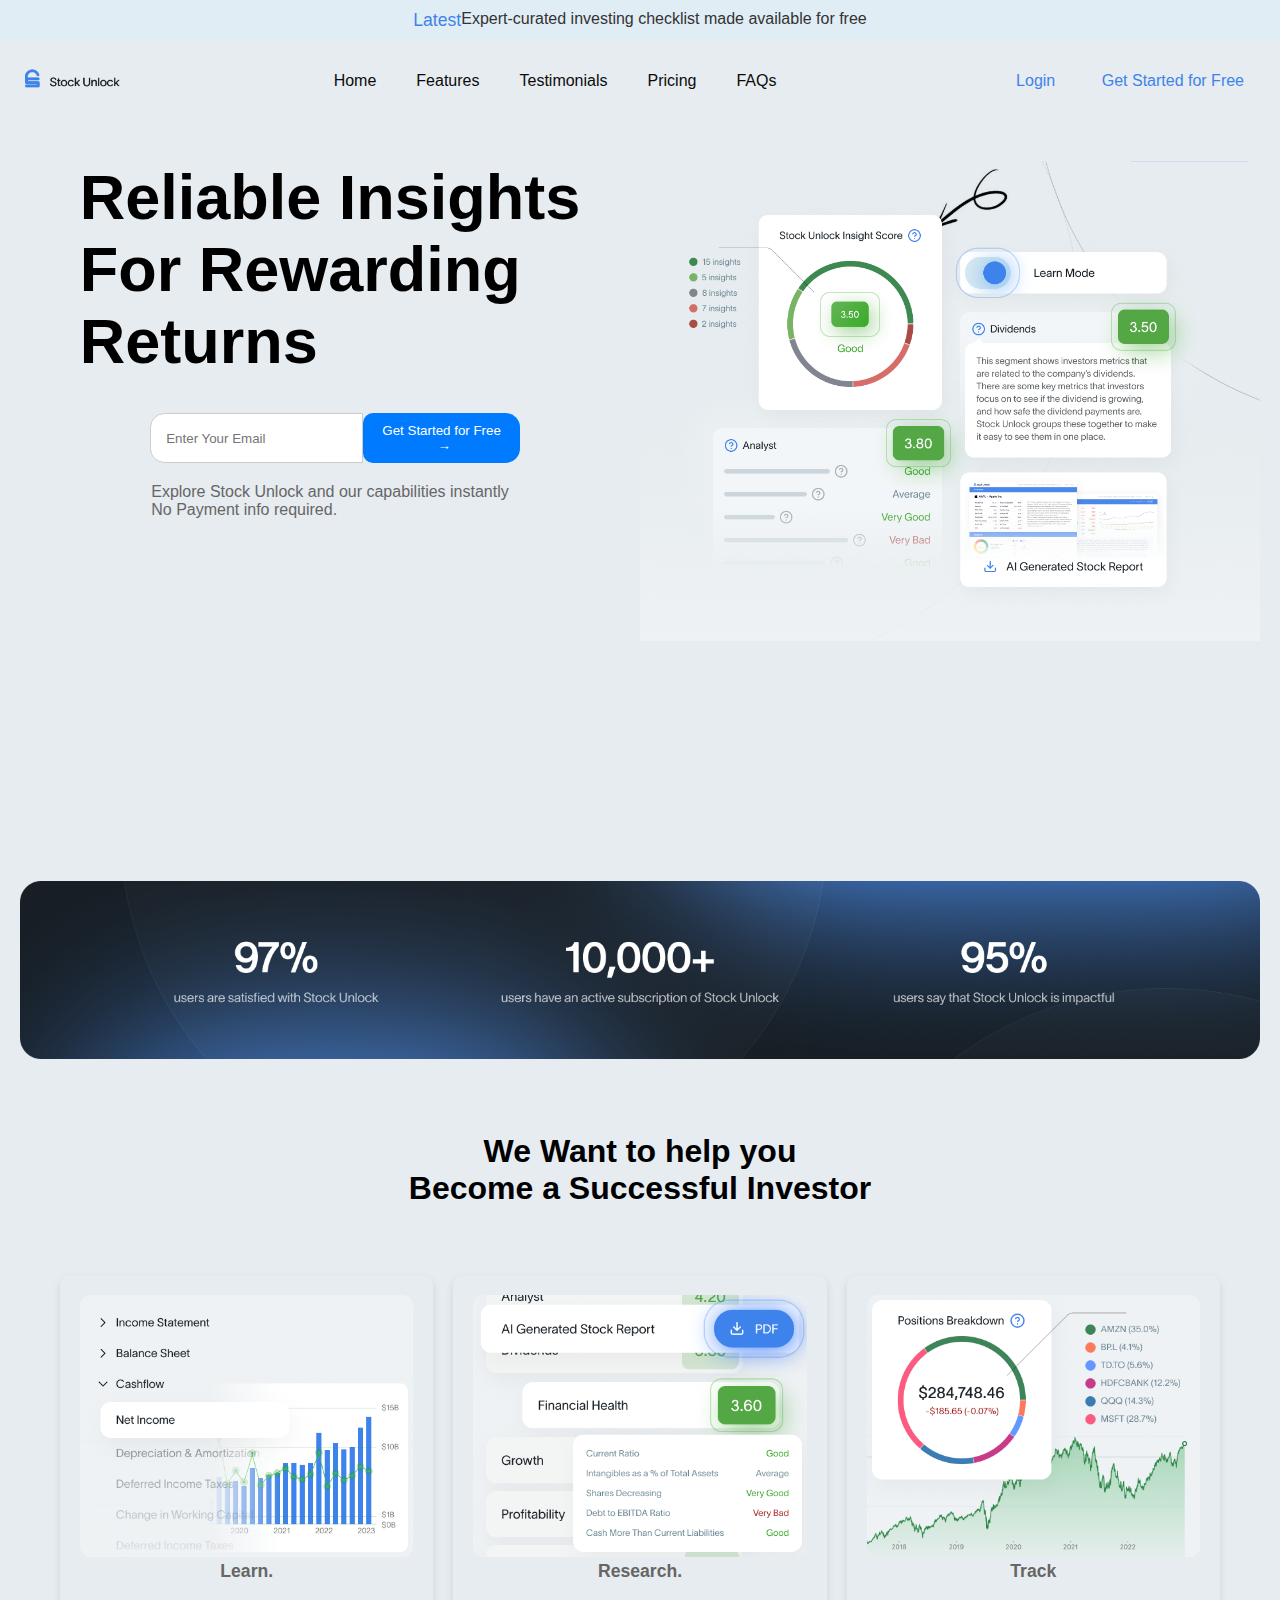
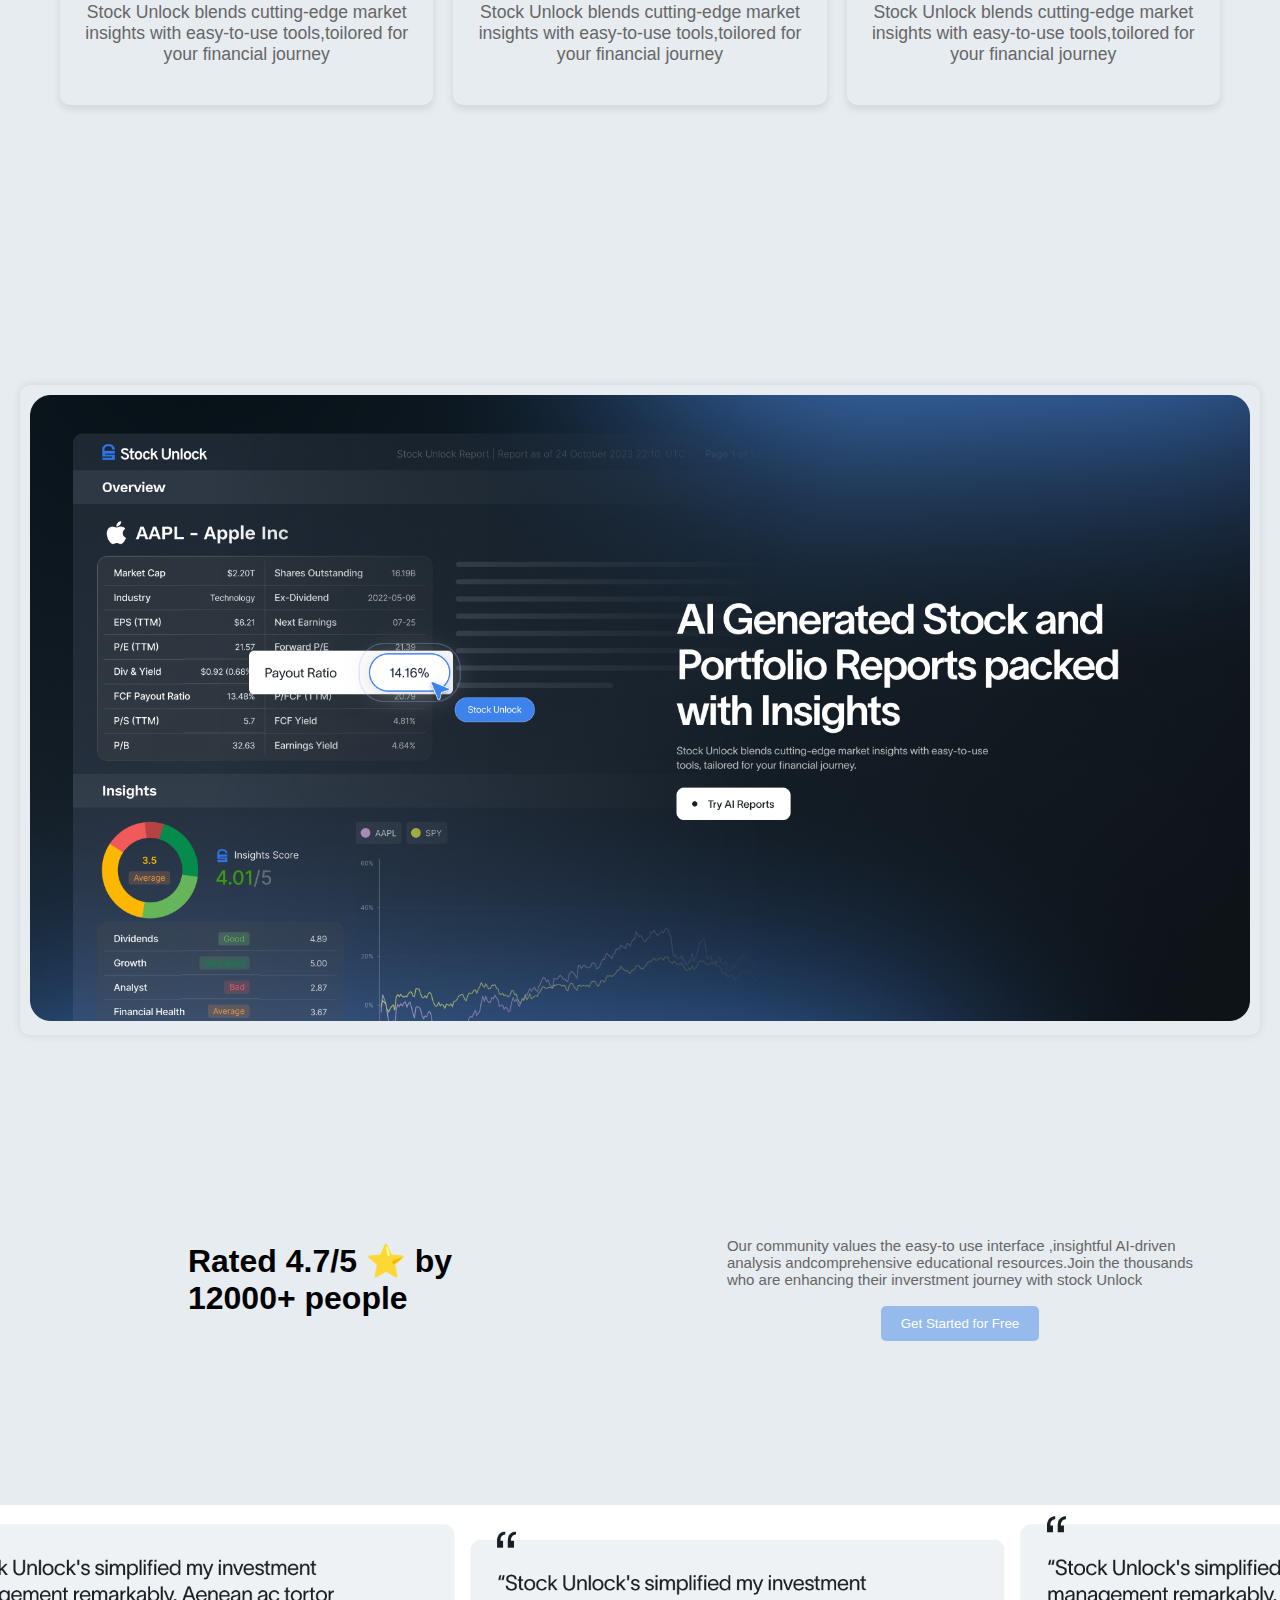
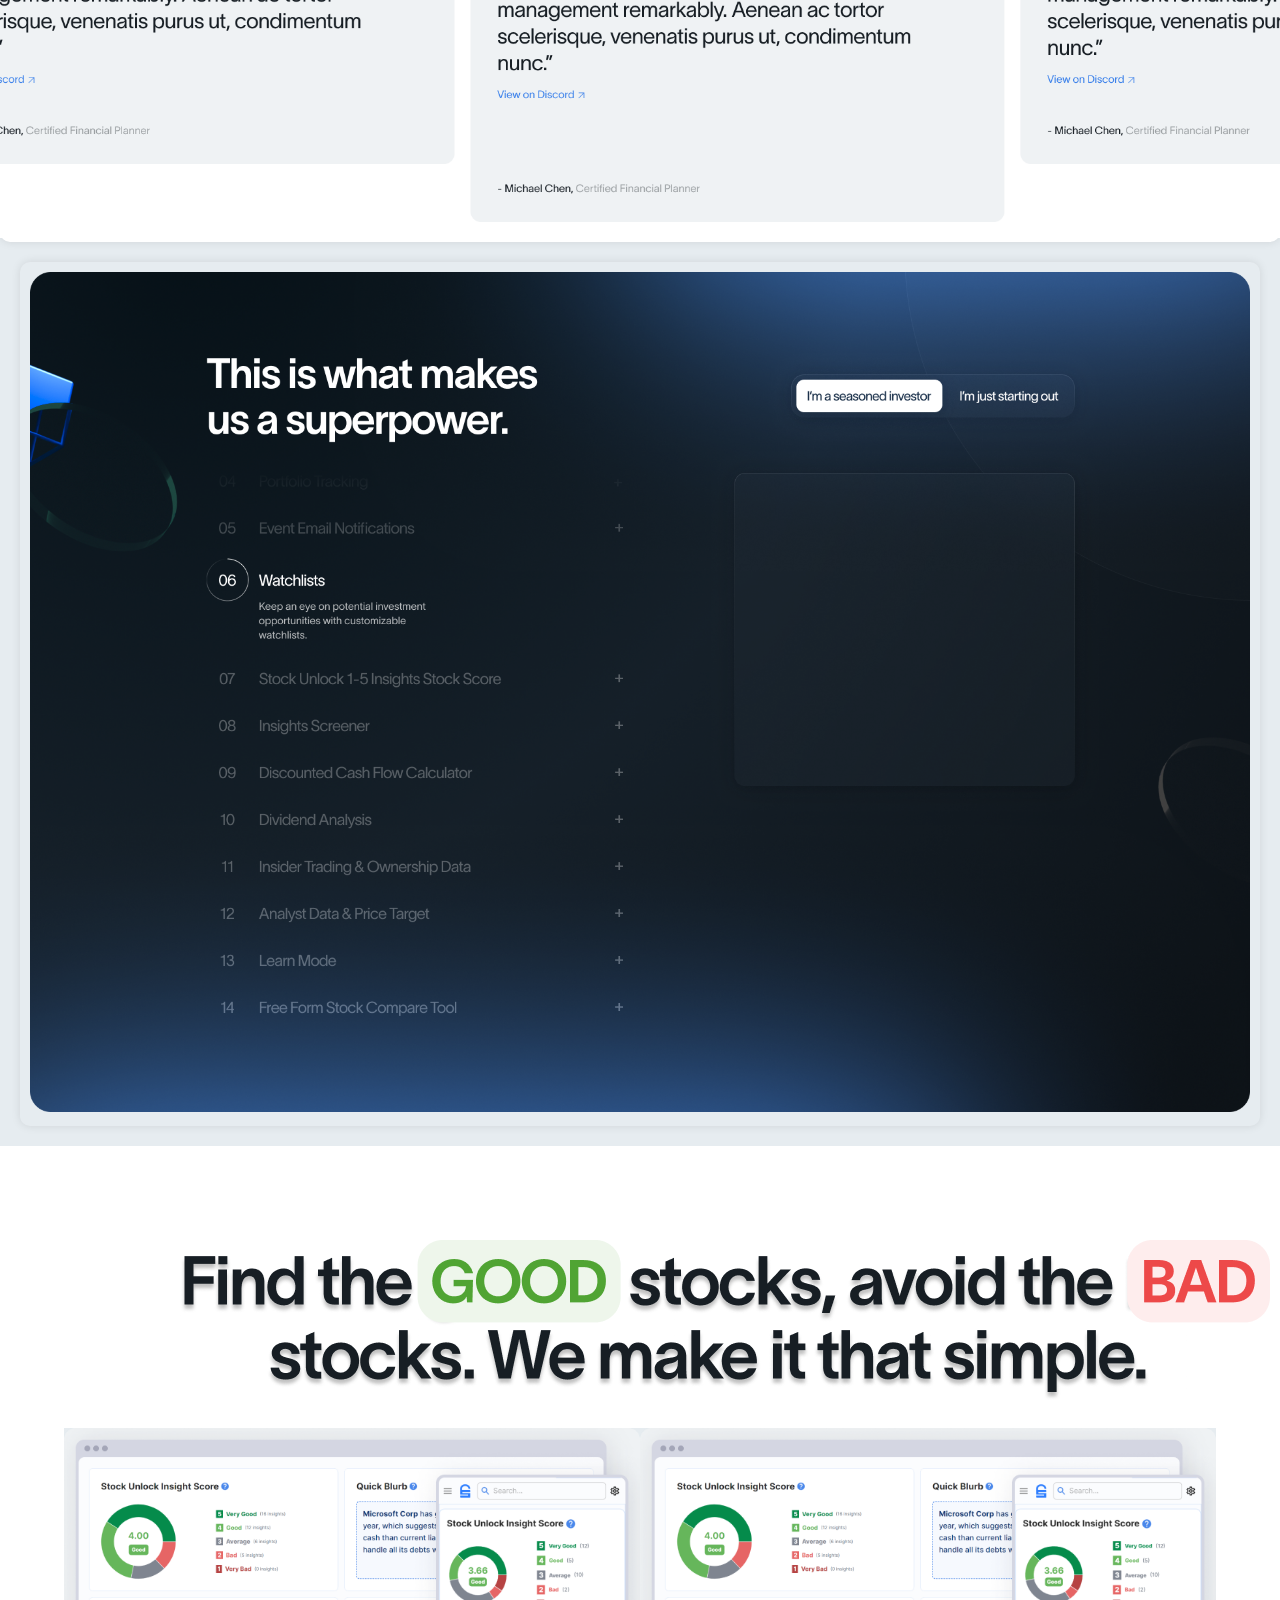
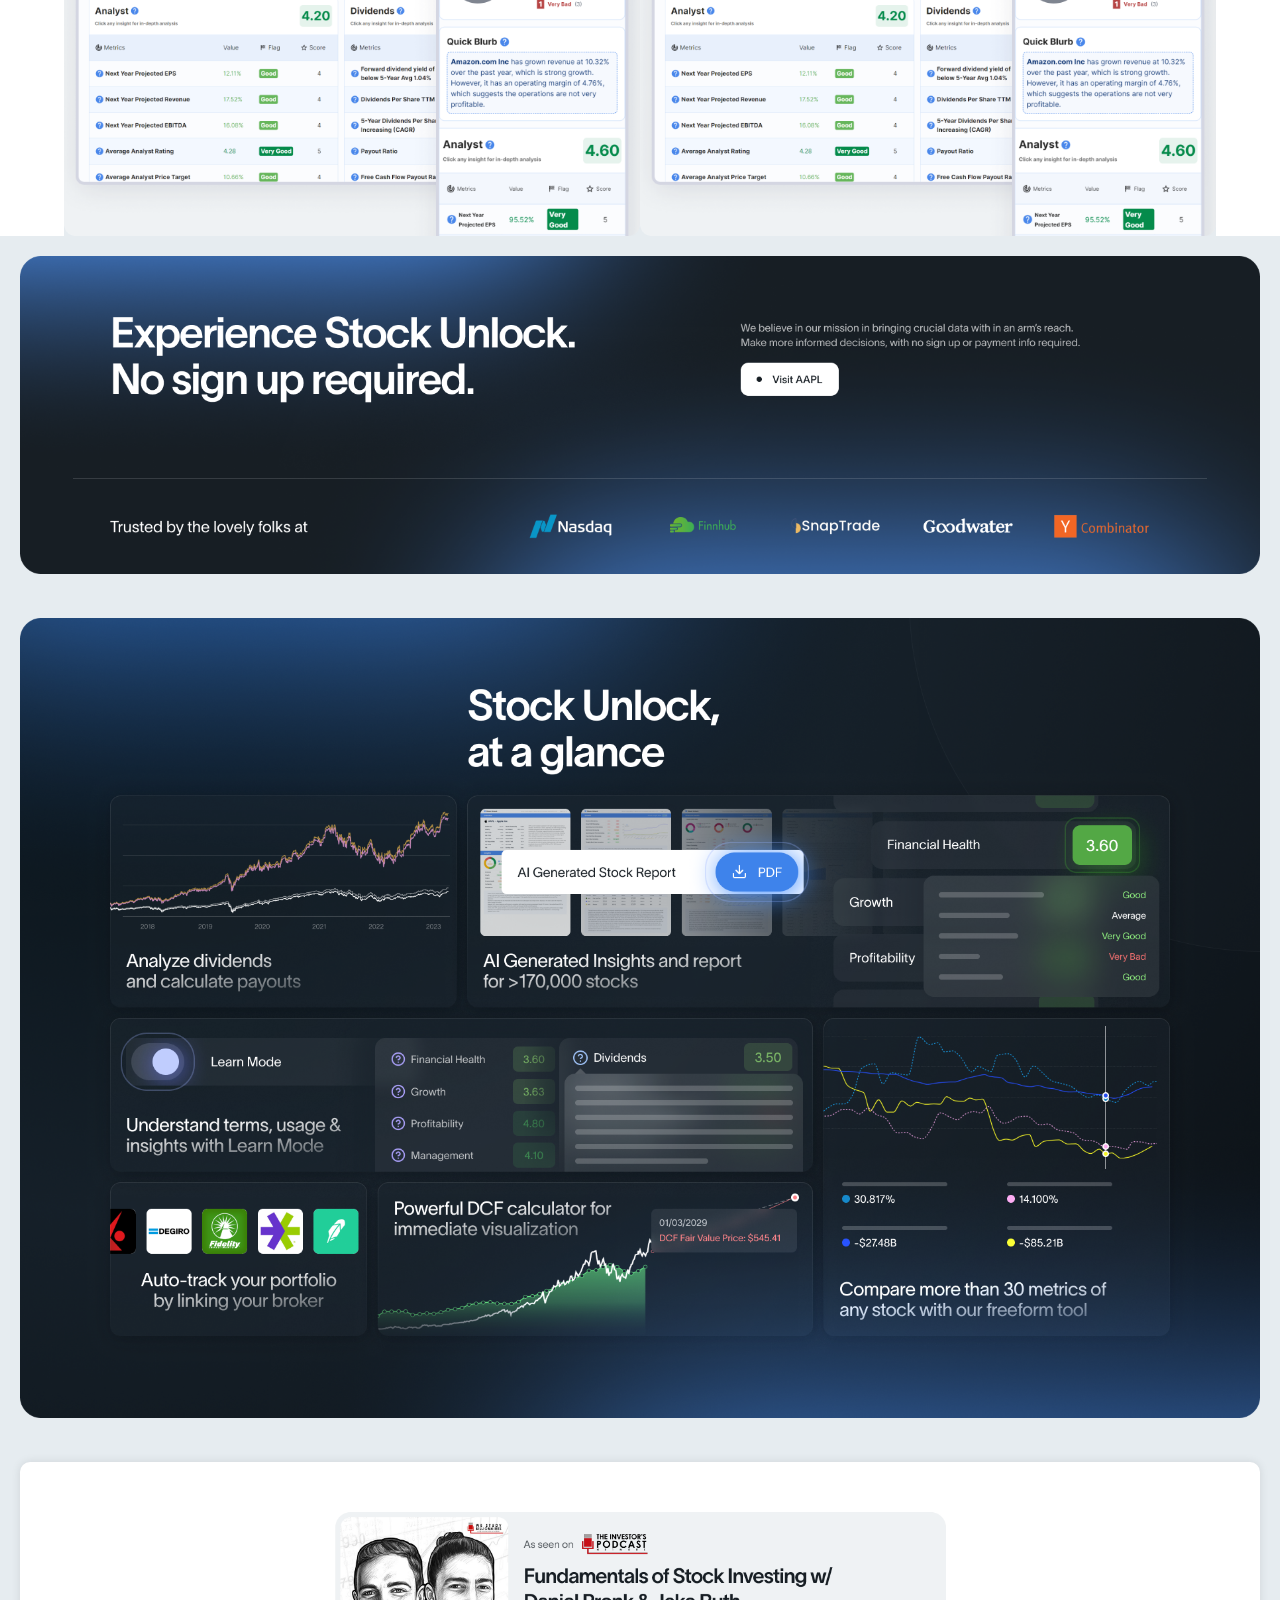
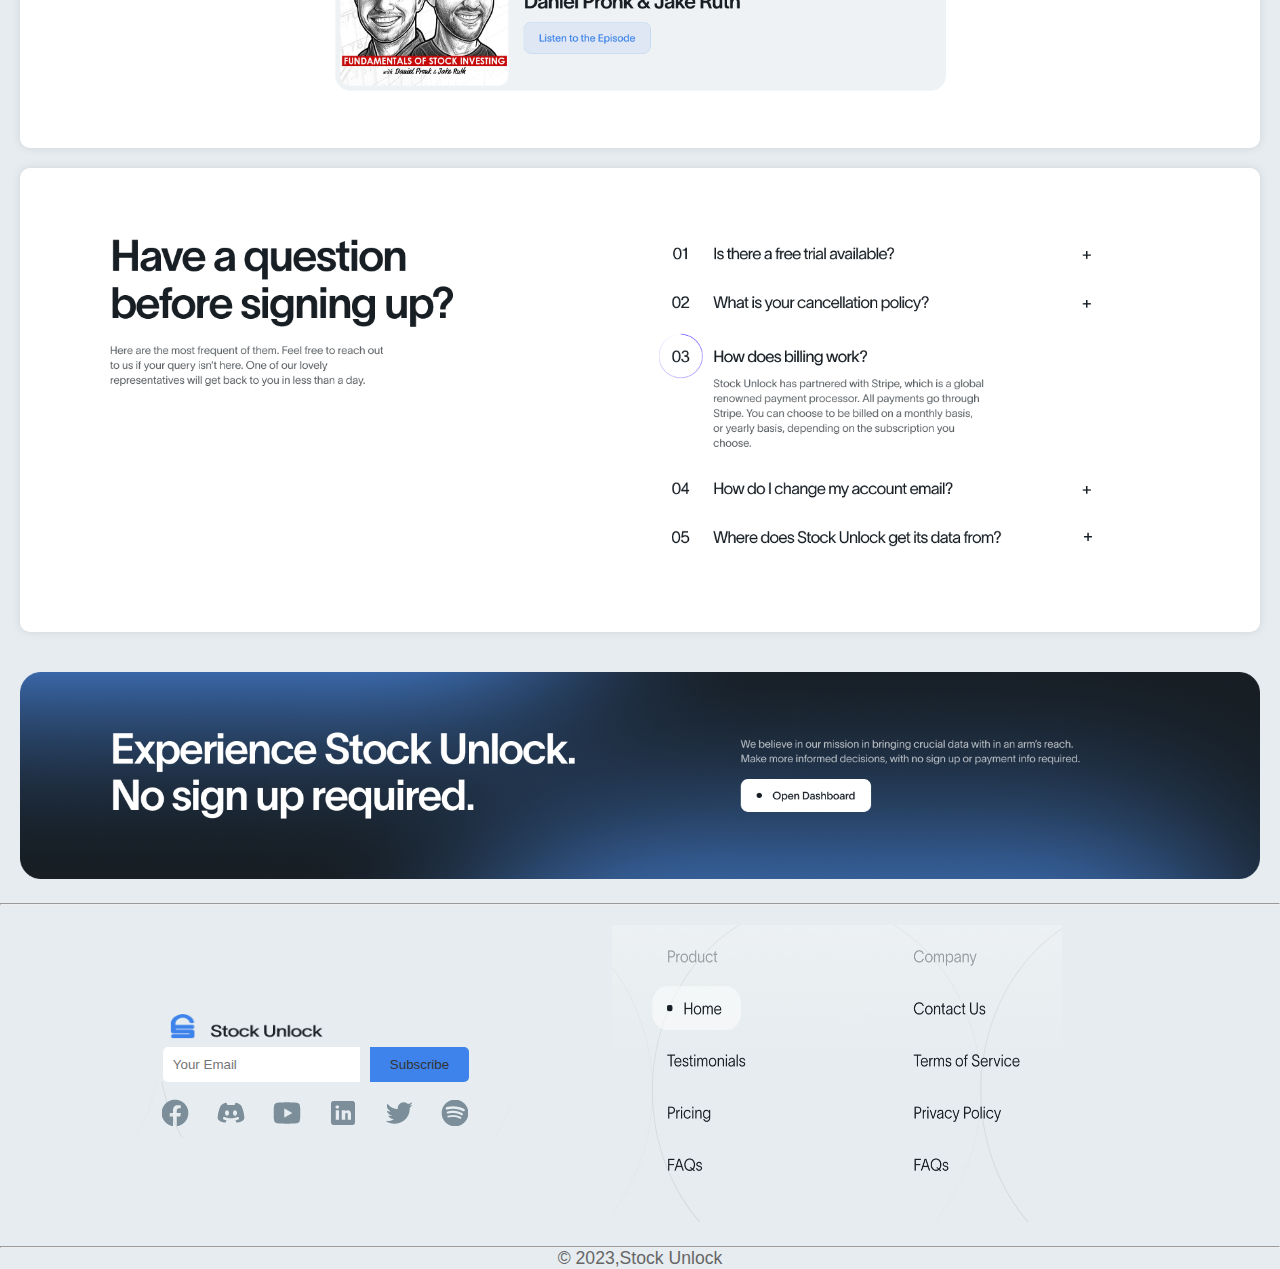
<file: index.html>
<!DOCTYPE html>
<html lang="en">
<head>
<meta charset="UTF-8">
<meta name="viewport" content="width=device-width, initial-scale=1.0">
<link rel="stylesheet" href="index.css">
<link rel="stylesheet" href="footer.css">
<link rel="stylesheet" href="banner.css">
<link rel="stylesheet" href="intro.css">
<link rel="stylesheet" href="unlock.css">
<link rel="stylesheet" href="carousel.css">
<link rel="stylesheet" href="rating.css">
<link rel="stylesheet" href="good_bad.css">
<link rel="stylesheet" href="heading.css">

<title>Stock Unlock</title>
</head>
<body>
<!-- alert -->
<div class="alert" style="display: flex; text-align: center; justify-content: center;" >
    <p style="color: #3E83EB;">Latest  </p>Expert-curated investing checklist made available for free 
  </div>

  <!-- navbar  -->
<div class="navbar">
  <div class="navbar-logo">
    <img src="img/Group 48.png" alt="Logo" width="100">
  </div>
  <div class="navbar-menu">
    <ul>
      <li><a href="#">Home</a></li>
      <li><a href="#">Features</a></li>
      <li><a href="#">Testimonials</a></li>
      <li><a href="#">Pricing</a></li>
      <li><a href="faq.html">FAQs</a></li>
    </ul>
  </div>
  <div class="navbar-actions">
    <a href="login.html">Login</a>
    <a href="register.html">Get Started for Free</a>
  </div>
</div>
<div></div>

<!-- introduction  -->
<div class="container">
  <div class="left-half">
    <div class="text" >
      <h1 style="font-size:7vh">Reliable Insights</h1>
      <h1 style="font-size:7vh">For Rewarding</h1> 
      <h1 style="font-size:7vh"> Returns</h1>
    </div>
    <br>
    <br>
    <form action="#" method="post" class="df">
      <div style="display: inline-flex;">
        <input type="email" name="email" placeholder="Enter Your Email" style="border-bottom-left-radius: 0.9rem;border-top-left-radius: 0.9rem;">
        <button style="border-top-right-radius: 0.9rem; border-bottom-right-radius: 0.9rem;" onclick="window.location.href='register.html' ">Get Started for Free <span>&rarr;</span></button>
      </div>
    </form>
    
    <div class="description">
      <p>Explore Stock Unlock and our capabilities instantly</p>
      <p>No Payment info required.</p>
    </div>
  </div>
  <div class="right-half">
    <img src="img/1_1.png" alt="Image">
  </div>
</div>


<!-- banner -->
<div class="banner">
    <div class="component">
      <img src="img/stat_1.png" alt="Error in loading">
    </div>
  </div>
  <!-- card  -->
  <div>
    
      <h1 class="main-heading">We Want to help you<br>
        Become a Successful Investor</h1>
        <br>

<div class="container">
  <div class="card">
    <img src="img/2_1.png" alt="Image 1">
    <br>
    <p> <b>Learn.</b></p>
    <p>Stock Unlock blends cutting-edge market insights with easy-to-use tools,toilored for your financial journey</p>
  </div>
  <div class="card">
    <img src="img/2_2.png" alt="Image 2">
    <br>
    <p> <b>Research.</b></p>
    <p>Stock Unlock blends cutting-edge market insights with easy-to-use tools,toilored for your financial journey</p>
  </div>
  <div class="card">
    <img src="img/2_3.png" alt="Image 3">
    <br>
    <p> <b>Track</b></p>
    <p>Stock Unlock blends cutting-edge market insights with easy-to-use tools,toilored for your financial journey</p>
  </div>
</div>
  </div>

  <!-- stock unlock -->
    <div class="image-wrapper">
      <img src="img/Frame 54.png" alt="Retry Image">
    </div>

  
  <!-- rating -->
  <section class="subscription-section">
    <div class="left-half">
      <h1>Rated 4.7/5 ⭐ by <br> 12000+ people</h1>
    </div>
    <div class="right-half">
      <br>
      <p style="font-size: 15px;">Our community values the easy-to use interface ,insightful AI-driven <br>
        analysis andcomprehensive educational resources.Join the thousands <br>
        who are enhancing their inverstment journey with stock Unlock
        <br>
      </p>
      <br>
      <div class="st"><button>Get Started for Free</button></div>
    </div>
  </section>

<!-- carousel review -->
<div class="image-wrapper" style="background-color: white; margin: 0;padding: 0;">
  <img src="img/review.png" alt="Retry Image">
</div>



<!-- banner superpower  -->
<div class="image-wrapper">
  <img src="img/ad_3.png" alt="Retry Image">
</div>

<!-- good and bad stock  -->
<!-- good and bad stock  -->

<section class="image-section" style="padding-top: 4%;background-color: white;" >
  <div>
    <img class="fg"  src="img/img1.png" alt="Find the Good Stock,avoid Bad Stock" style="align-items: center; justify-content: center; margin-left: 10%;">
      <div style="display: flex;">
        <div class="left-half fd" style="margin-left: 5%;">
          <img src="img/6_1.png" alt="image">
        </div>
        <div class="right-half fd" style="margin-right: 5%;">
          <img src="img/6_2.png" alt="Image 2">
        </div>
      </div>
  </div>


</section>


<!-- banner -->
<div class="banner">
  <div class="component">
    <img src="img/add_4.png" alt="Error in loading">
  </div>
</div>
<!-- banner -->
<div class="banner">
  <div class="component">
    <img src="img/add_6.png" alt="Error in loading">
  </div>
</div>
<!-- d4 -->
<div class="image-wrapper" style="background-color: white;">
  <img src="img/d4.png" alt="Retry Image">
</div>
<!-- d3 -->
<div class="image-wrapper" style="background-color: white;">
  <img src="img/d3.png" alt="Retry Image">
</div>

<!-- banner -->
<div class="banner">
  <div class="component">
    <img src="img/add_8.png" alt="Error in loading">
  </div>
</div>

<hr>
<!-- footer -->
<footer class="footer">
  <div class="left-half">
   
    <div class="subscribe">
      <img src="img/Group 48.png" alt="Subscribe to Our Newsletter">
      <br>
      <form action="#" method="post">
        <input type="email" name="email" placeholder="Your Email">
        <button type="submit">Subscribe</button>
      </form>
    </div>
    <div class="social-links">
     <img src="img/icon.png" alt="">
    </div>
  </div>
  <div class="right-half-foot">
    <img src="img/footer.png" alt="">
    <!-- <div class="col">
      <h4>About</h4>
      <a href="">About us</a>
      <a href="">Dilivery Information</a>
      <a href="">Privacy Policy</a>
      <a href="">Terms & Conditions</a>
      <a href="">Contact Us</a>
    </div>
    <div class="col2">
      <h4>My Account</h4>
      <a href="">Sign In</a>
      <a href="">View cart</a>
      <a href="">My Wishlist</a>
      <a href="">Track my order</a>
      <a href="">help</a>
    </div> -->
  </div>
</footer>
<hr>
<footer style="display: flex; align-items: center; justify-content: center; background-color: #E6ECF0;
">
  <p>&copy; 2023,Stock Unlock</p>
</footer>

  <script src="carousel.js"></script>
</body>
</html>
</file>
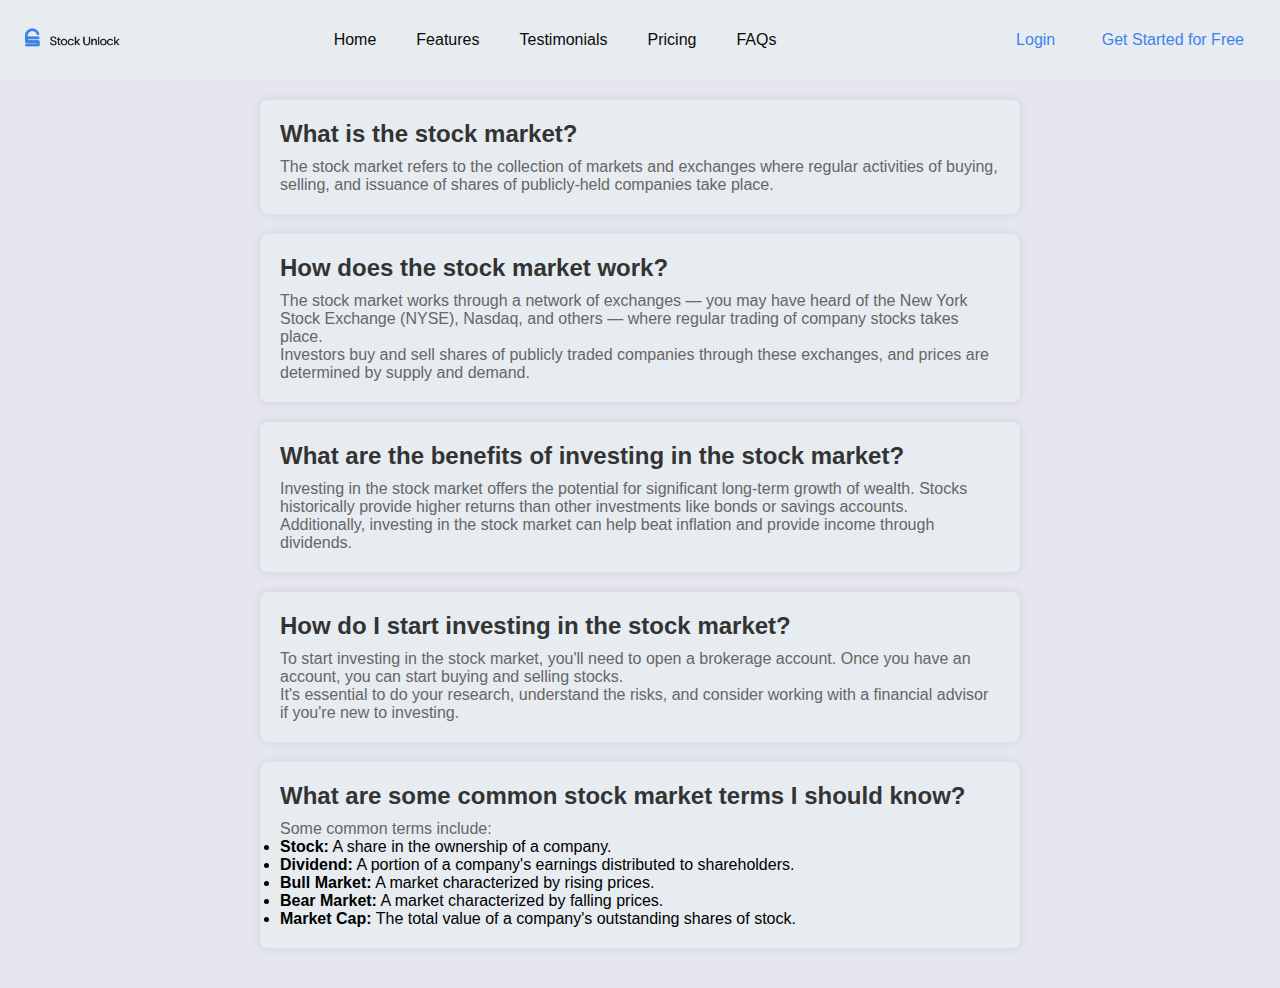
<file: faq.html>
<!DOCTYPE html>
<html lang="en">
<head>
    <meta charset="UTF-8">
    <meta name="viewport" content="width=device-width, initial-scale=1.0">
    <title>Stock Market FAQ</title>
    <link rel="stylesheet" href="index.css">
    <style>
        /* Additional CSS can be added here */
        body {
            font-family: Arial, sans-serif;
            margin: 0;
            padding: 0;
            background-color:#E6E6F0;
        }
        .container {
            max-width: 800px;
            margin: 0 auto;
            padding: 20px;
        }
        .faq-item {
            margin-bottom: 20px;
            background-color: #E6ECF0;
            border-radius: 8px;
            box-shadow: 0 0 10px rgba(0, 0, 0, 0.1);
            padding: 20px;
        }
        .faq-item h2 {
            margin-bottom: 10px;
            color: #333;
        }
        .faq-item p {
            color: #666;
        }
        .faq-item p:last-child {
            margin-bottom: 0;
        }
    </style>
</head>
<body>
    <!-- navbar  -->
    <div class="navbar">
        <div class="navbar-logo">
          <img src="img/Group 48.png" alt="Logo" width="100">
        </div>
        <div class="navbar-menu">
          <ul>
            <li><a href="index.html">Home</a></li>
            <li><a href="#">Features</a></li>
            <li><a href="#">Testimonials</a></li>
            <li><a href="#">Pricing</a></li>
            <li><a href="faq.html">FAQs</a></li>
          </ul>
        </div>
        <div class="navbar-actions">
          <a href="login.html">Login</a>
          <a href="register.html">Get Started for Free</a>
        </div>
      </div>
      <div></div>
      <!-- -------------------------------------------------------------------- -->
    <div class="container">
        <div class="faq-item">
            <h2>What is the stock market?</h2>
            <p>The stock market refers to the collection of markets and exchanges where regular activities of buying, selling, and issuance of shares of publicly-held companies take place.</p>
        </div>
        <div class="faq-item">
            <h2>How does the stock market work?</h2>
            <p>The stock market works through a network of exchanges — you may have heard of the New York Stock Exchange (NYSE), Nasdaq, and others — where regular trading of company stocks takes place.</p>
            <p>Investors buy and sell shares of publicly traded companies through these exchanges, and prices are determined by supply and demand.</p>
        </div>
        <div class="faq-item">
            <h2>What are the benefits of investing in the stock market?</h2>
            <p>Investing in the stock market offers the potential for significant long-term growth of wealth. Stocks historically provide higher returns than other investments like bonds or savings accounts.</p>
            <p>Additionally, investing in the stock market can help beat inflation and provide income through dividends.</p>
        </div>
        <div class="faq-item">
            <h2>How do I start investing in the stock market?</h2>
            <p>To start investing in the stock market, you'll need to open a brokerage account. Once you have an account, you can start buying and selling stocks.</p>
            <p>It's essential to do your research, understand the risks, and consider working with a financial advisor if you're new to investing.</p>
        </div>
        <div class="faq-item">
            <h2>What are some common stock market terms I should know?</h2>
            <p>Some common terms include:</p>
            <ul>
                <li><strong>Stock:</strong> A share in the ownership of a company.</li>
                <li><strong>Dividend:</strong> A portion of a company's earnings distributed to shareholders.</li>
                <li><strong>Bull Market:</strong> A market characterized by rising prices.</li>
                <li><strong>Bear Market:</strong> A market characterized by falling prices.</li>
                <li><strong>Market Cap:</strong> The total value of a company's outstanding shares of stock.</li>
            </ul>
        </div>
    </div>
</body>
</html>
</file>
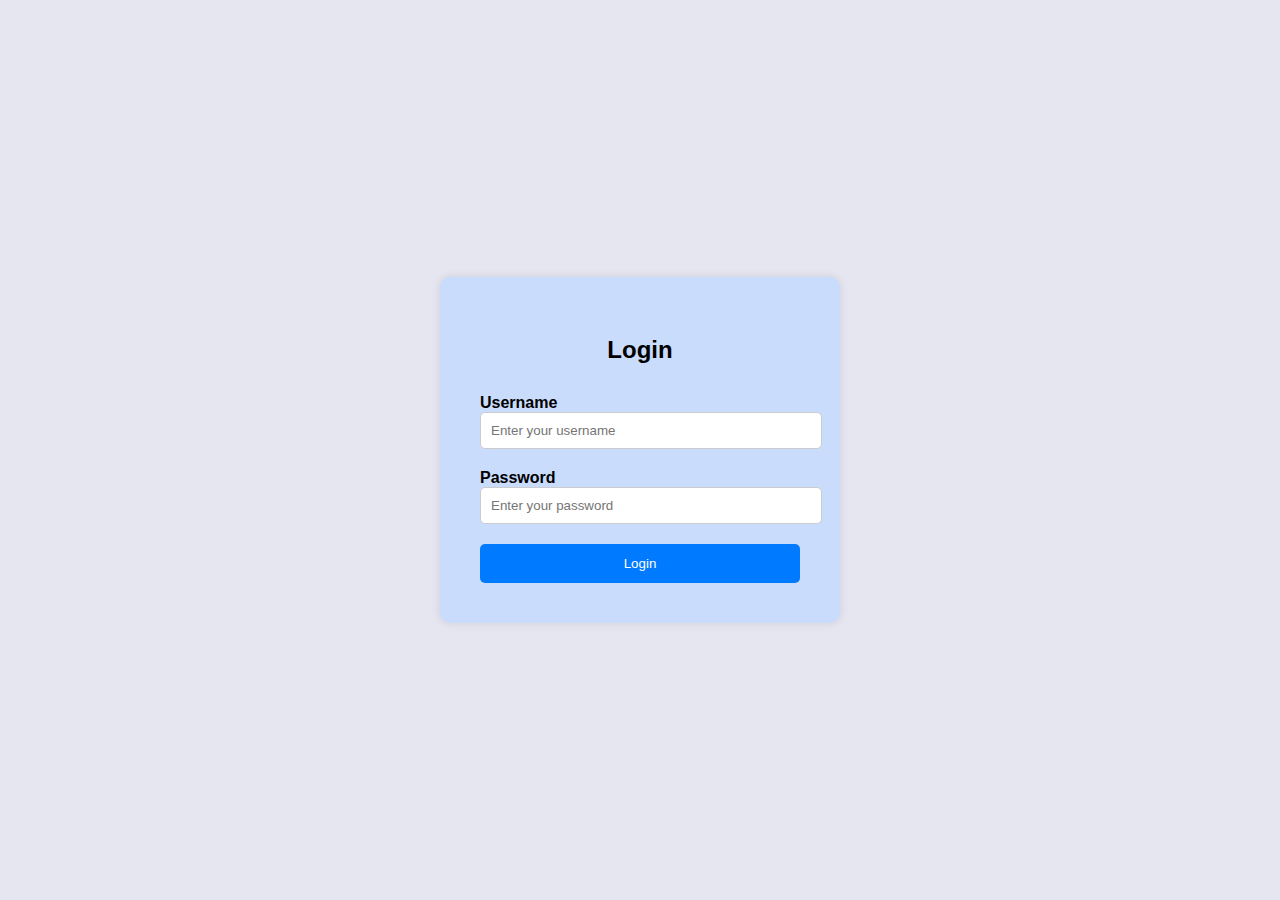
<file: login.html>
<!DOCTYPE html>
<html lang="en">
<head>
  <meta charset="UTF-8">
  <meta name="viewport" content="width=device-width, initial-scale=1.0">
  <title>Login</title>
  <link rel="stylesheet" href="login.css">
</head>
<body>
  <div class="container">
    <div class="login-box">
      <h2>Login</h2>
      <form id="loginForm" action="#" method="post">
        <div class="input-group">
          <label for="username">Username</label>
          <input type="text" id="username" name="username" placeholder="Enter your username" required>
        </div>
        <div class="input-group">
          <label for="password">Password</label>
          <input type="password" id="password" name="password" placeholder="Enter your password" required>
        </div>
        <button type="submit" id="loginBtn">Login</button>
      </form>
    </div>
  </div>

  <div id="loginSuccessPopup" class="popup">
    <div class="popup-content">
      <span class="close">&times;</span>
      <h2>Login Successful</h2>
      <p>Welcome back! You have successfully logged in.</p>
    </div>
  </div>

  <script src="login.js"></script>
</body>
</html>
</file>
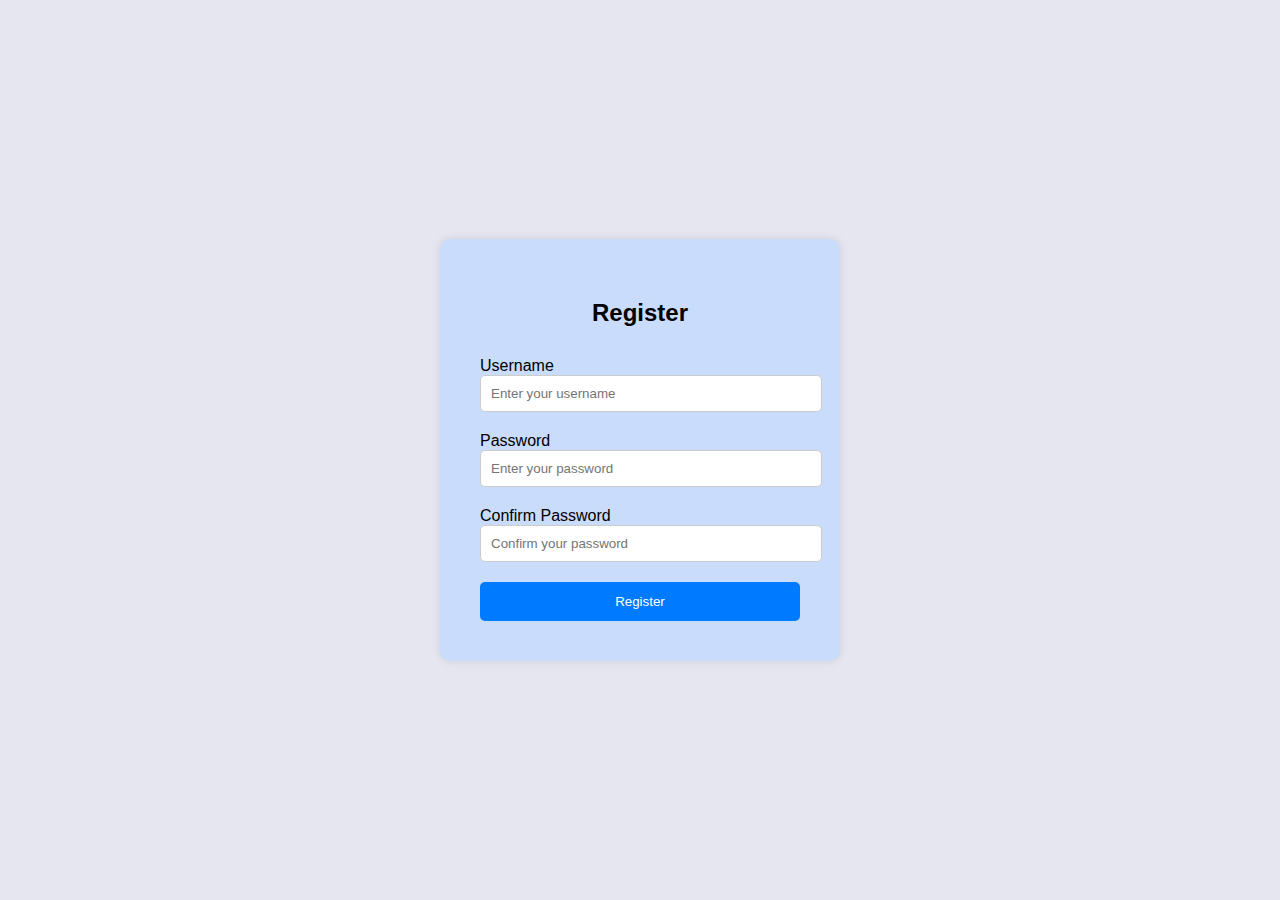
<file: register.html>
<!DOCTYPE html>
<html lang="en">
<head>
  <meta charset="UTF-8">
  <meta name="viewport" content="width=device-width, initial-scale=1.0">
  <title>Register</title>
  <link rel="stylesheet" href="register.css">
</head>
<body>
  <div class="container">
    <div class="register-box">
      <h2>Register</h2>
      <form id="registerForm" action="#" method="post">
        <div class="input-group">
          <label for="username">Username</label>
          <input type="text" id="username" name="username" placeholder="Enter your username" required>
        </div>
        <div class="input-group">
          <label for="password">Password</label>
          <input type="password" id="password" name="password" placeholder="Enter your password" required>
        </div>
        <div class="input-group">
          <label for="confirmPassword">Confirm Password</label>
          <input type="password" id="confirmPassword" name="confirmPassword" placeholder="Confirm your password" required>
        </div>
        <button type="button" id="registerBtn">Register</button>
      </form>
    </div>
  </div>

  <script src="register.js"></script>
</body>
</html>
</file>
<file: footer.css>
.footer {
  /* margin-right: 100px; */
  display: flex;
  flex-wrap: wrap;
  justify-content: space-between;
  background-color:  #E6ECF0;
  color: #000000;
  padding: 20px;
}

.left-half,
.right-half {
  flex: 1;
}

.left-half {
  display: flex;
  flex-direction: column;
  margin-right: 10vh;
}
.subscribe img{
  height: 2rem;
  width: 10rem;
}
.subscribe h3 {
  margin-bottom: 10px;
}

.subscribe input[type="email"] {
  padding: 10px;
  width: calc(100% - 20px);
  margin-right: 10px;
  border: none;
  border-radius: 5px 0 0 5px;
}

.subscribe button {
  padding: 10px 20px;
  background-color:#3E83EB;
  color: #333;
  border: none;
  border-radius: 0 5px 5px 0;
  cursor: pointer;
}


/* .social-links img {
  width: 100%;
  height: 100%;
  vertical-align: middle;
} */

/* .right-half {
  margin-top: 3vh;

  /* display: flex;
  justify-content:flex-start;
  text-align: left; 
} */
.right-half-foot img{
  margin-right: 19vh;
  padding-right: 3vh;
  height:33vh;
  width: 53vh;
}
/* .col ,
.col2{
  flex: 1;
}

.col ,
.col2{
  display: flex;
  flex-direction: column;
}

.col {
  margin-bottom: 10px;
}
.col2 h4 {
  margin-bottom: 10px;
}

.col2 a {
  color: #131212;
  text-decoration: none;
  margin-bottom: 5px;
}

/* Show ul when hover on li */
/* .col a:hover + ul {
  display: block;
}
.col2 a:hover + ul {
  display: block;
} */
</file>
<file: banner.css>
* {
  box-sizing: border-box;
}

body {
  font-family: Arial, sans-serif;
  margin: 0;
  padding: 0;
}

.banner {
  display: flex;
  justify-content: center;
  align-items: center;
  background-color:  #E6ECF0;
  padding: 20px;
}

.component {
  max-width:fit-content;
  height: auto;
}

/* Media Queries */
@media (max-width: 768px) {
  .banner {
    flex-direction: column;
  }
}
</file>
<file: intro.css>
body{
  background-color: #E6ECF0;

}
.container {
  display: flex;
  margin-top: 40vh;
  padding-top: 40vh;
  height: 80vh;
  width: 100%;
}

.left-half,
.right-half {
  width: 50%;
}

.df {
  margin-left: 10px;
}

.left-half {
  background-color: #E6ECEF;
  display: flex;
  flex-direction: column;
  justify-content: center;
  align-items: center;
}

.text h1 {
  font-size: 3.8vh;
}

.text p,
.description p {
  font-size: 16px;
}

.form {
  margin-top: 20px;
}

form {
  display: flex;
  align-items: center;
}

input[type="email"] {
  width: calc(70% - 40px);
  padding: 15px;
  border: 1px solid #ccc;
  border-radius: 5px 0 0 5px;
}

button {
  padding: 10px 10px;
  background-color: #007bff;
  color: #fff;
  border: none;
  border-radius: 10px 10px 10px 10px;
  cursor: pointer;
}

button span {
  margin-left: 5px;
}

.description {
  margin-top: 20px;
}

.right-half {
  background-color: #E6ECEF;
  width: 60%;
}

.right-half img {
  width: 140vh;
  height: 110vh;
  height: auto;
  display: block;
  border-radius: #E6ECEF 20vh;
}

@media (max-width: 768px) {
  .container {
    flex-direction: column;
  }
  .left-half,
  .right-half {
    width: 100%;
  }
}
</file>
<file: unlock.css>
.container {
    padding: 20px;
    background-color: #E6ECF0;
  }

  .image-wrapper {
    margin: 20px;
    padding: 10px;
    background-color: #E6ECF0;
    border-radius: 10px;
    box-shadow: 0 0 10px rgba(0, 0, 0, 0.1);
  }

  img {
    max-width: 100%;
    height: auto;
  }
</file>
<file: carousel.css>
* {
    box-sizing: border-box;
  }
  
  body {
    margin: 0;
    font-family: Arial, sans-serif;
  }
  
  .slider-container {
    position: relative;
    width: 100%;
    overflow: hidden;
  }
  
  .slider {
    display: flex;
  }
  
  .slide {
    flex: 0 0 auto;
  }
  
  .slide img {
    max-width: 100%;
    height: auto;
    display: block;
  }
  
  .prev, .next {
    position: absolute;
    top: 50%;
    transform: translateY(-50%);
    background-color: rgba(0, 0, 0, 0.5);
    color: #fff;
    border: none;
    cursor: pointer;
    padding: 10px;
    z-index: 1;
  }
  
  .prev {
    left: 0;
  }
  
  .next {
    right: 0;
  }
</file>
<file: rating.css>
* {
    box-sizing: border-box;
  }
  
  body {
    margin: 0;
    font-family: Arial, sans-serif;
  }
  
  .subscription-section {
    display:flex;
    background-color: #E6ECF0;
    height: 50vh;
  }
  
  .left-half {
    flex: 1;
    padding: 20px;
    background-color: #f2f2f2;
  }
  
  .right-half {
    display: flex;
    flex-direction: column;
    align-items: center;
    justify-content: center;
    flex: 1;
    padding: 20px;
  }
  
  h1 {
    font-size: 2em;
  }
  
  p {
    font-size: 1.1em;
    color: #666;
  }
  .st{
    align-items: start;
    justify-items: start;
  }
 .right-half button {
    align-items: start;
    padding: 10px 20px;
    background-color: #94bbeb;
    border: #1100ff;
    color: #fff;
    border: none;
    border-radius: 5px;
    cursor: pointer;
  }
</file>
<file: good_bad.css>
.image-section {
  display: flex; /* Corrected property */
}

.left-half,
.right-half {
  background-color:#E6ECF0 ;
  flex: 1;
  padding: 0;
  margin: 0;
}
</file>
<file: heading.css>
/* * {
    box-sizing: border-box;
  }
  
  body {
    font-family: Arial, sans-serif;
    margin: 0;
    padding: 0;
    background-color: #f5f5f5;
  }
   */
  .main-heading {
    text-align: center;
    margin-top: 50px;
  }
  
  .container {
    display: flex;
    justify-content: center;
    align-items: flex-start;
    flex-wrap: wrap;
    margin-top: 20px;
  }
  
  .card {
    width: calc(33.33% - 40px);
    padding: 20px;
    background-color:  #E6ECF0;
    border-radius: 10px;
    text-align: center;
    margin: 10px;
    box-shadow: 0px 4px 8px rgba(0, 0, 0, 0.1);
  }
  
  .card img {
    width: 100%;
    height: auto;
    border-radius: 10px 10px 0 0;
  }
  
  .card h2 {
    margin-top: 20px;
    margin-bottom: 10px;
    font-size: 20px;
  }
  
  .card p {
    margin-bottom: 20px;
    color: #666;
  }
  
  @media (max-width: 768px) {
    .container {
      align-items: center;
    }
    
    .card {
      width: calc(50% - 40px);
    }
  }
</file>
<file: login.css>
/* Add your login page styles here */

body {
  font-family: Arial, sans-serif;
  background-color: #E6E6F0;
  margin: 0;
  padding: 0;
  display: flex;
  justify-content: center;
  align-items: center;
  height: 100vh;
}

.container {
  width: 400px;
}

.login-box {
  background-color: #CADCFC;
  padding: 40px;
  border-radius: 10px;
  box-shadow: 0 0 10px rgba(0, 0, 0, 0.1);
}

h2 {
  text-align: center;
  margin-bottom: 30px;
}

.input-group {
  margin-bottom: 20px;
}

label {
  font-weight: bold;
  display: block;
}

input[type="text"],
input[type="password"] {
  width: 100%;
  padding: 10px;
  border: 1px solid #ccc;
  border-radius: 5px;
}

button {
  width: 100%;
  padding: 12px;
  background-color: #007bff;
  color: #fff;
  border: none;
  border-radius: 5px;
  cursor: pointer;
}

button:hover {
  background-color: #0056b3;
}

.popup {
  display: none;
  position: fixed;
  top: 50%;
  left: 50%;
  transform: translate(-50%, -50%);
  background-color: rgba(0, 0, 0, 0.8);
  padding: 20px;
  border-radius: 10px;
  color: #fff;
  z-index: 9999;
}

.popup-content {
  text-align: center;
}

.close {
  position: absolute;
  top: 10px;
  right: 10px;
  font-size: 24px;
  cursor: pointer;
}
</file>
<file: register.css>
body {
    font-family: Arial, sans-serif;
    background-color: #E6E6F0;
    margin: 0;
    padding: 0;
    display: flex;
    justify-content: center;
    align-items: center;
    height: 100vh;
  }
  
  .container {
    width: 400px;
  }
  
  .register-box {
    background-color:  #CADCFC;
    padding: 40px;
    border-radius: 10px;
    box-shadow: 0 0 10px rgba(0, 0, 0, 0.1);
  }
  
  h2 {
    text-align: center;
    margin-bottom: 30px;
  }
  
  .input-group {
    margin-bottom: 20px;
  }
  
  .label {
    font-weight: bold;
    display: block;
  }
  
  input[type="text"],
  input[type="password"] {
    width: 100%;
    padding: 10px;
    border: 1px solid #ccc;
    border-radius: 5px;
  }
  
  button {
    width: 100%;
    padding: 12px;
    background-color: #007bff;
    color: #fff;
    border: none;
    border-radius: 5px;
    cursor: pointer;
  }
  
  button:hover {
    background-color: #0056b3;
  }
</file>
<file: index.css>
/* Reset styles */
* {
  margin: 0;
  padding: 0;
  box-sizing: border-box;
  font-family: Verdana, Geneva, Tahoma, sans-serif;
}

/* alert css */
.alert {
  background-color:#e1edf5;
  color: #333;
  padding: 10px;
  text-align: center;
}

/* Navbar styles */
.navbar {
  background-color: #E6ECF0;
  display: flex;
  justify-content: space-between;
  align-items: center;
  padding: 10px 20px;
  height: 5rem;
  position: sticky;
  top: 0; /* Stick to the top */
}

.navbar-logo {
  flex: 0 0 auto;
}

.navbar-menu {
  flex: 1;
  text-align: center;
}

.navbar-menu ul {
  list-style: none;
  display: flex;
  justify-content: center;
}

.navbar-menu ul li {
  margin: 0 10px;
  position: relative;
}

.navbar-menu ul li a {
  color: #0c0b0b;
  text-decoration: none;
  padding: 10px;
  position: relative;
}

.navbar-menu ul li a:hover::before {
  content: "•";
  position: absolute;
  top: 0;
  left: 50%;
  transform: translateX(-50%);
  font-size: 1.2em;
  color: #E6ECF0;
}

.navbar-actions {
  flex: 0 0 auto;
}

.navbar-actions a {
  color: #3E83EB;
  text-decoration: none;
  padding: 10px 15px;
  margin-left: 10px;
  border: 1px solid #E6ECF0;
  border-radius: 5px;
}

.navbar-actions a:hover {
  background-color: #bdcce2;
  color: #333;
}
</file>
